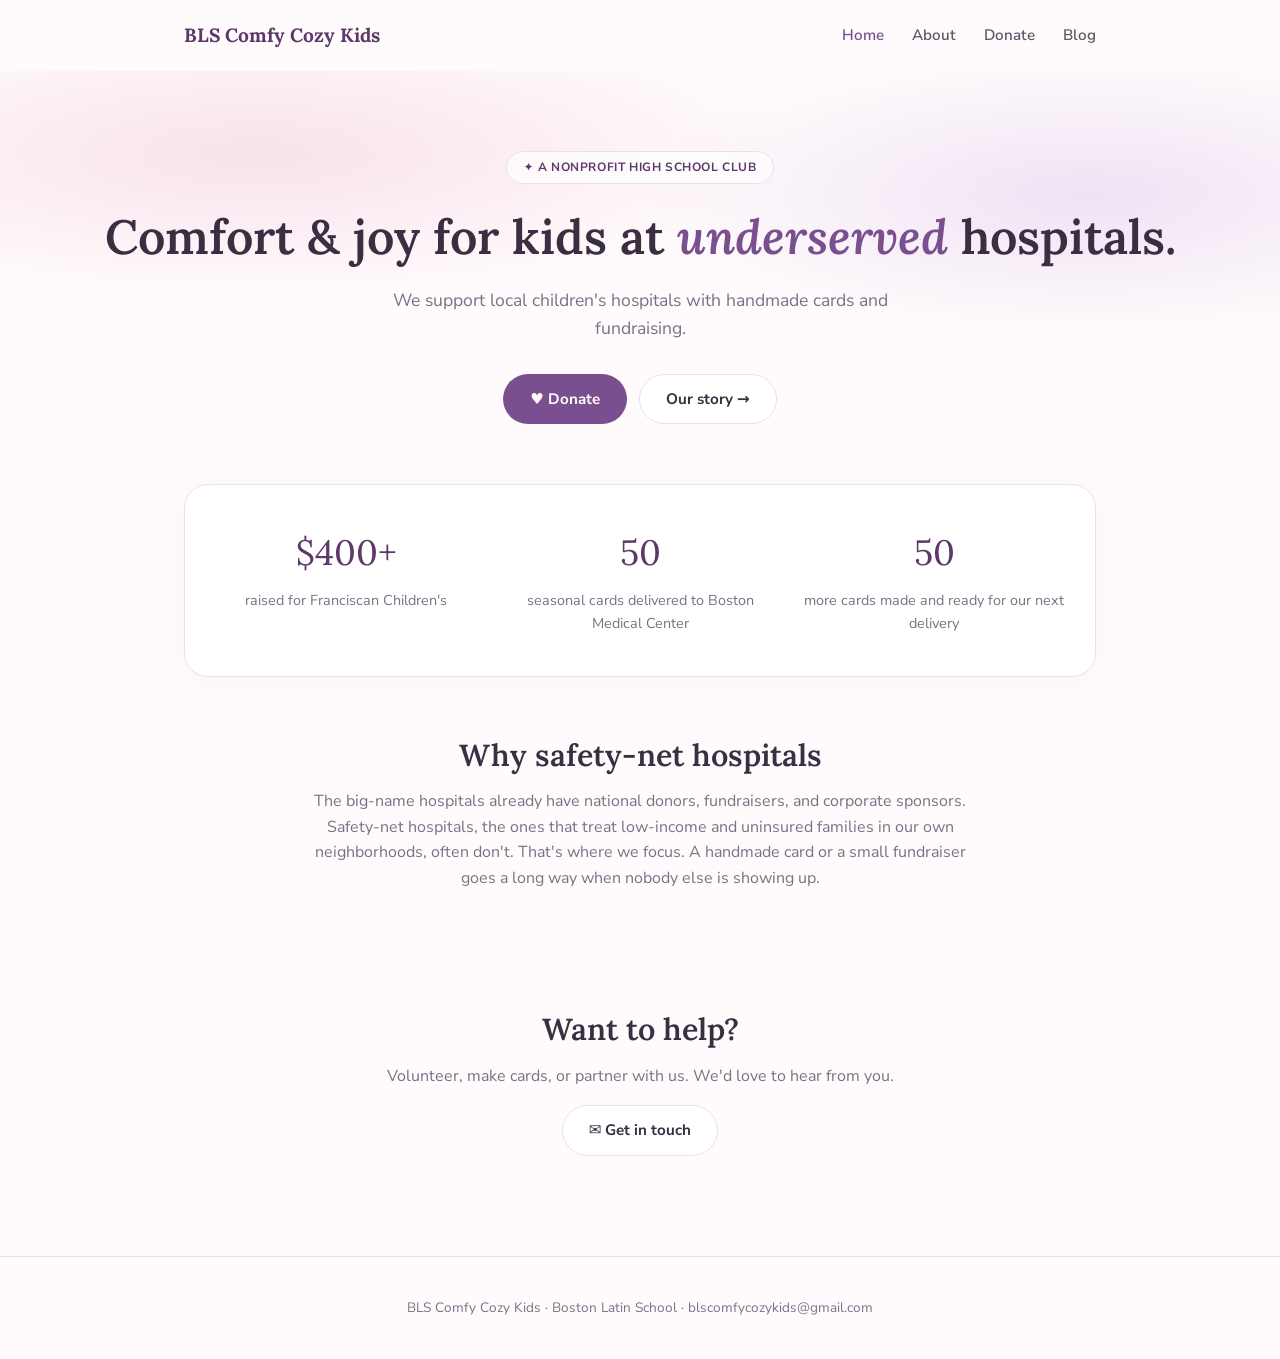
<file: index.html>
<!DOCTYPE html>
<html lang="en">
<head>
<meta charset="UTF-8">
<meta name="viewport" content="width=device-width, initial-scale=1.0">
<title>BLS Comfy Cozy Kids - Comfort & joy for kids at underserved hospitals</title>
<meta name="description" content="A high school nonprofit bringing handmade cards, fundraising, and care to children at safety-net hospitals in Boston.">
<link rel="stylesheet" href="style2.css">
</head>
<body>

<nav>
  <a class="logo" href="index.html">BLS Comfy Cozy Kids</a>
  <div class="links">
    <a href="index.html" class="active">Home</a>
    <a href="about2.html">About</a>
    <a href="donate2.html">Donate</a>
    <a href="blog2.html">Blog</a>
  </div>
</nav>

<section class="hero">
  <span class="eyebrow">✦ A nonprofit high school club</span>
  <h1>Comfort &amp; joy for kids at <em>underserved</em> hospitals.</h1>
  <p>We support local children's hospitals with handmade cards and fundraising.</p>
  <div class="hero-actions">
    <a href="donate2.html" class="btn btn-primary">♥ Donate</a>
    <a href="about2.html" class="btn btn-outline">Our story →</a>
  </div>
</section>

<section class="wrap">
  <div class="stats">
    <div class="stat">
      <div class="value">$400+</div>
      <div class="label">raised for Franciscan Children's</div>
    </div>
    <div class="stat">
      <div class="value">50</div>
      <div class="label">seasonal cards delivered to Boston Medical Center</div>
    </div>
    <div class="stat">
      <div class="value">50</div>
      <div class="label">more cards made and ready for our next delivery</div>
    </div>
  </div>
</section>

<section class="narrow">
  <h2 class="section-title">Why safety-net hospitals</h2>
  <p class="section-sub" style="margin-bottom:0;">
    The big-name hospitals already have national donors, fundraisers, and corporate sponsors.
    Safety-net hospitals, the ones that treat low-income and uninsured families in our own
    neighborhoods, often don't. That's where we focus. A handmade card or a small fundraiser goes a
    long way when nobody else is showing up.
  </p>
</section>

<section class="narrow cta-center">
  <h2 class="section-title">Want to help?</h2>
  <p>Volunteer, make cards, or partner with us. We'd love to hear from you.</p>
  <a href="mailto:blscomfycozykids@gmail.com" class="btn btn-outline">✉ Get in touch</a>
</section>

<footer>
  BLS Comfy Cozy Kids · Boston Latin School · <a href="mailto:blscomfycozykids@gmail.com">blscomfycozykids@gmail.com</a>
</footer>

</body>
</html>
</file>
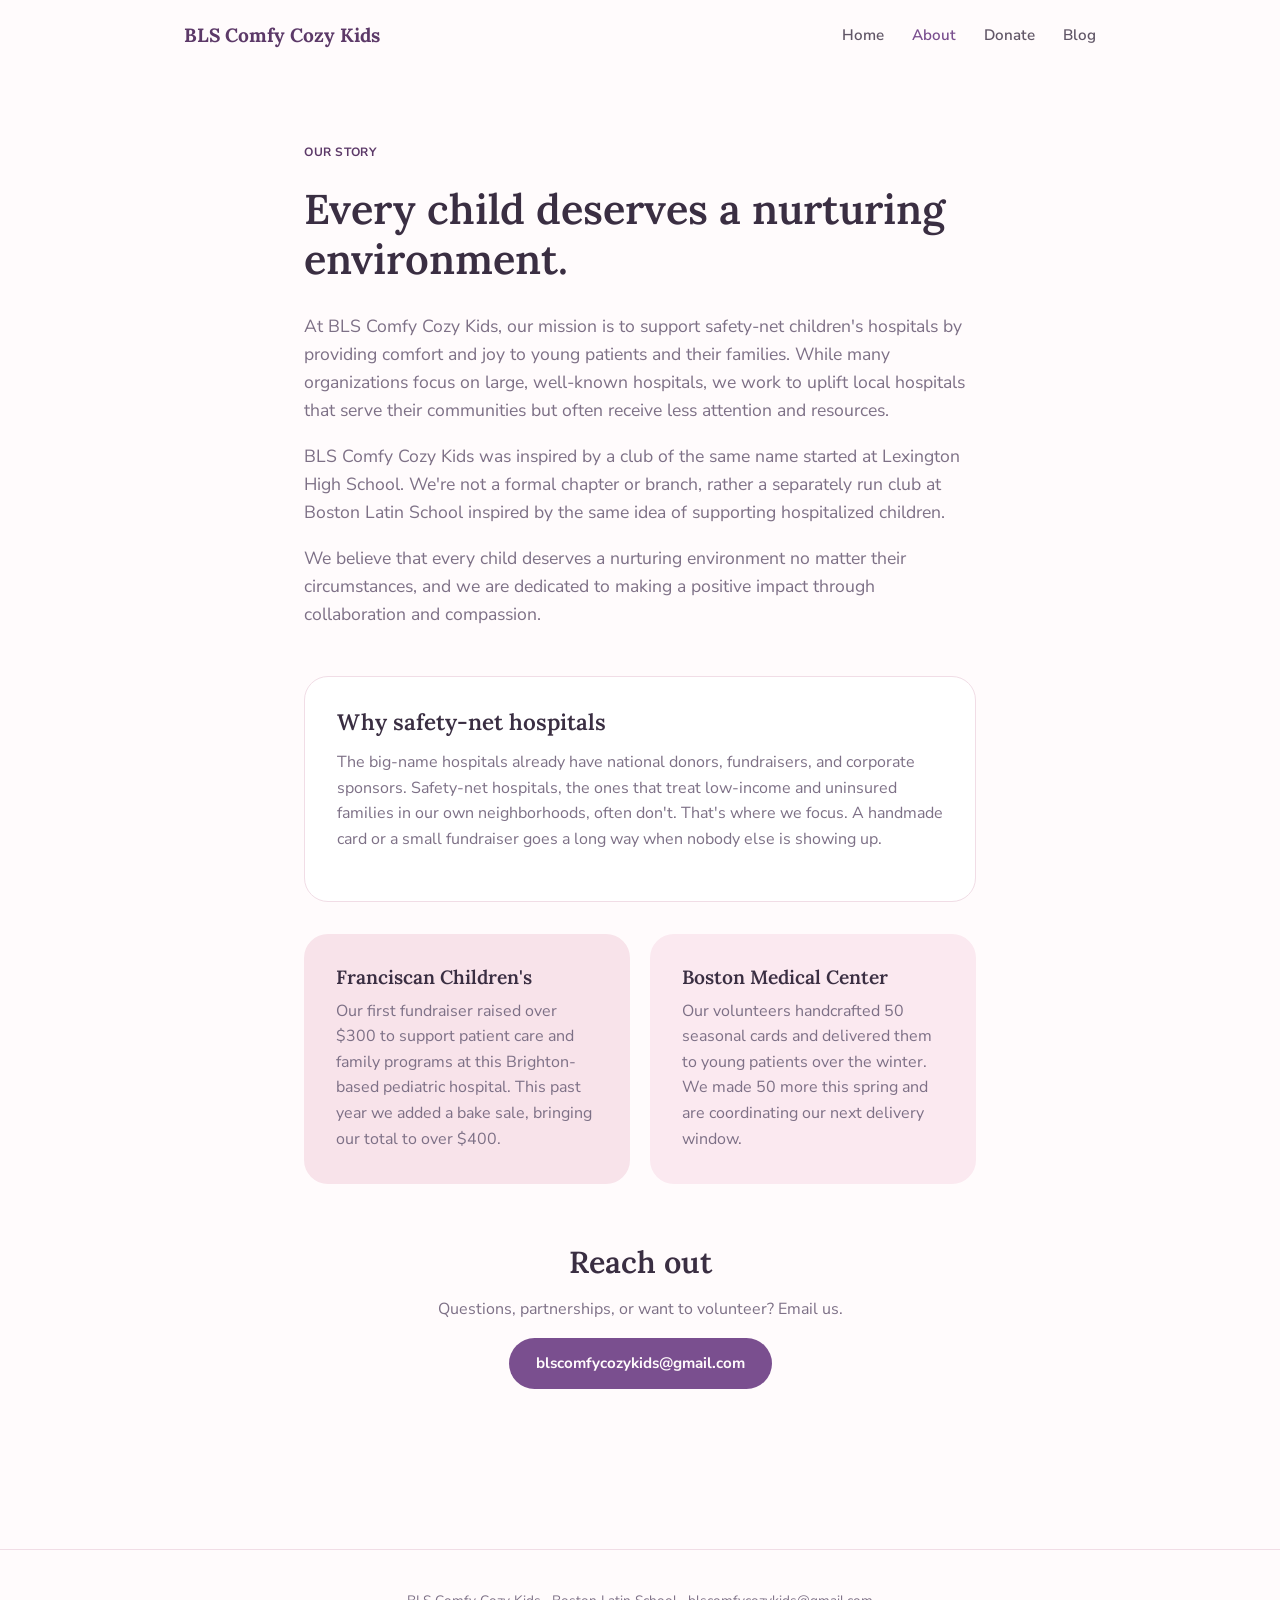
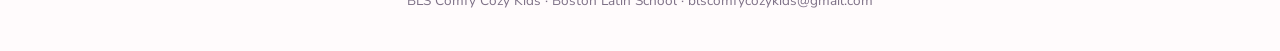
<file: about2.html>
<!DOCTYPE html>
<html lang="en">
<head>
<meta charset="UTF-8">
<meta name="viewport" content="width=device-width, initial-scale=1.0">
<title>About - BLS Comfy Cozy Kids</title>
<meta name="description" content="Our mission, why we focus on local safety-net hospitals, and what we've done so far.">
<link rel="stylesheet" href="style2.css">
</head>
<body>

<nav>
  <a class="logo" href="index.html">BLS Comfy Cozy Kids</a>
  <div class="links">
    <a href="index.html">Home</a>
    <a href="about2.html" class="active">About</a>
    <a href="donate2.html">Donate</a>
    <a href="blog2.html">Blog</a>
  </div>
</nav>

<section class="narrow">
  <p class="eyebrow" style="background:none;border:none;padding:0;">Our story</p>
  <h1 style="font-size:2.6rem;margin-top:10px;">Every child deserves a nurturing environment.</h1>

  <p style="margin-top:28px;color:var(--muted-foreground);font-size:1.1rem;">
    At BLS Comfy Cozy Kids, our mission is to support safety-net children's hospitals by providing
    comfort and joy to young patients and their families. While many organizations focus on large,
    well-known hospitals, we work to uplift local hospitals that serve their communities but often
    receive less attention and resources.
  </p>
  <p style="margin-top:16px;color:var(--muted-foreground);font-size:1.1rem;">
    BLS Comfy Cozy Kids was inspired by a club of the same name started at Lexington High School. 
    We're not a formal chapter or branch, rather a separately run club at Boston Latin 
    School inspired by the same idea of supporting hospitalized children.
  </p>
  <p style="margin-top:16px;color:var(--muted-foreground);font-size:1.1rem;">
    We believe that every child deserves a nurturing environment no matter their circumstances, and
    we are dedicated to making a positive impact through collaboration and compassion.
  </p>

  <div class="card-box" style="margin-top:48px;">
    <h2 style="font-size:1.4rem;">Why safety-net hospitals</h2>
    <p style="margin-top:14px;color:var(--muted-foreground);">
      The big-name hospitals already have national donors, fundraisers, and corporate sponsors.
      Safety-net hospitals, the ones that treat low-income and uninsured families in our own
      neighborhoods, often don't. That's where we focus. 
      A handmade card or a small fundraiser goes a long way when nobody else 
      is showing up.
    </p>
  </div>

  <div class="two-col" style="margin-top:32px;">
    <div class="card-box pink-card">
      <h3>Franciscan Children's</h3>
      <p>Our first fundraiser raised over $300 to support patient care and family programs at this Brighton-based pediatric hospital. This past year we added a bake sale, bringing our total to over $400.</p>
    </div>
    <div class="card-box lav-card">
      <h3>Boston Medical Center</h3>
      <p>Our volunteers handcrafted 50 seasonal cards and delivered them to young patients over the winter. We made 50 more this spring and are coordinating our next delivery window.</p>
    </div>
  </div>

  <section class="cta-center" style="padding-top:60px;">
    <h2 class="section-title">Reach out</h2>
    <p>Questions, partnerships, or want to volunteer? Email us.</p>
    <a href="mailto:blscomfycozykids@gmail.com" class="btn btn-primary">blscomfycozykids@gmail.com</a>
  </section>
</section>

<footer>
  BLS Comfy Cozy Kids · Boston Latin School · <a href="mailto:blscomfycozykids@gmail.com">blscomfycozykids@gmail.com</a>
</footer>

</body>
</html>
</file>
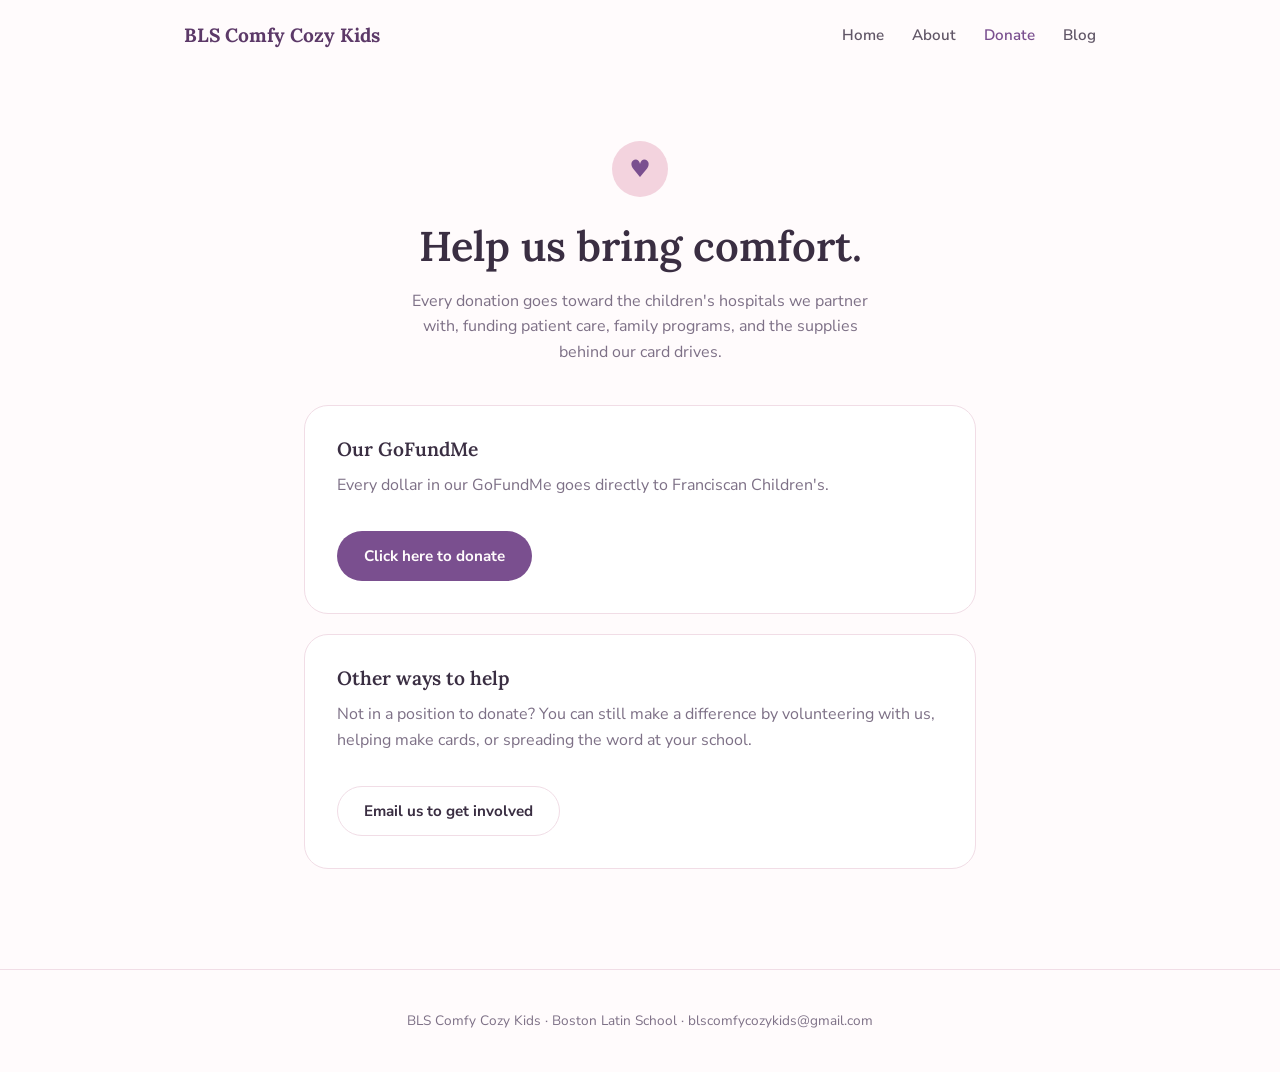
<file: donate2.html>
<!DOCTYPE html>
<html lang="en">
<head>
<meta charset="UTF-8">
<meta name="viewport" content="width=device-width, initial-scale=1.0">
<title>Donate - BLS Comfy Cozy Kids</title>
<meta name="description" content="Support underserved children's hospitals in the Boston area.">
<link rel="stylesheet" href="style2.css">
</head>
<body>

<nav>
  <a class="logo" href="index.html">BLS Comfy Cozy Kids</a>
  <div class="links">
    <a href="index.html">Home</a>
    <a href="about2.html">About</a>
    <a href="donate2.html" class="active">Donate</a>
    <a href="blog2.html">Blog</a>
  </div>
</nav>

<section class="narrow cta-center" style="padding-top:70px;">
  <span style="display:inline-flex;height:56px;width:56px;align-items:center;justify-content:center;border-radius:999px;background:var(--accent);color:var(--primary);font-size:1.5rem;">♥</span>
  <h1 style="font-size:2.6rem;margin-top:24px;">Help us bring comfort.</h1>
  <p style="max-width:480px;margin:18px auto 0;">
    Every donation goes toward the children's hospitals we partner with, funding patient care,
    family programs, and the supplies behind our card drives.
  </p>

  <div class="card-box" style="margin-top:40px;text-align:left;">
    <h2 style="font-size:1.2rem;">Our GoFundMe</h2>
    <p style="margin-top:12px;color:var(--muted-foreground);">
      Every dollar in our GoFundMe goes directly to Franciscan Children's. 
    </p>
    <a href="https://www.gofundme.com/f/bring-comfort-to-hospitalized-children" class="btn btn-primary" style="margin-top:16px;">Click here to donate</a>
  </div>

  <div class="card-box" style="margin-top:20px;text-align:left;">
    <h2 style="font-size:1.2rem;">Other ways to help</h2>
    <p style="margin-top:12px;color:var(--muted-foreground);">
      Not in a position to donate? You can still make a difference by volunteering with us,
      helping make cards, or spreading the word at your school.
    </p>
    <a href="mailto:blscomfycozykids@gmail.com?subject=I'd%20like%20to%20help" class="btn btn-outline" style="margin-top:16px;">Email us to get involved</a>
  </div>
</section>

<footer>
  BLS Comfy Cozy Kids · Boston Latin School · <a href="mailto:blscomfycozykids@gmail.com">blscomfycozykids@gmail.com</a>
</footer>

</body>
</html>
</file>
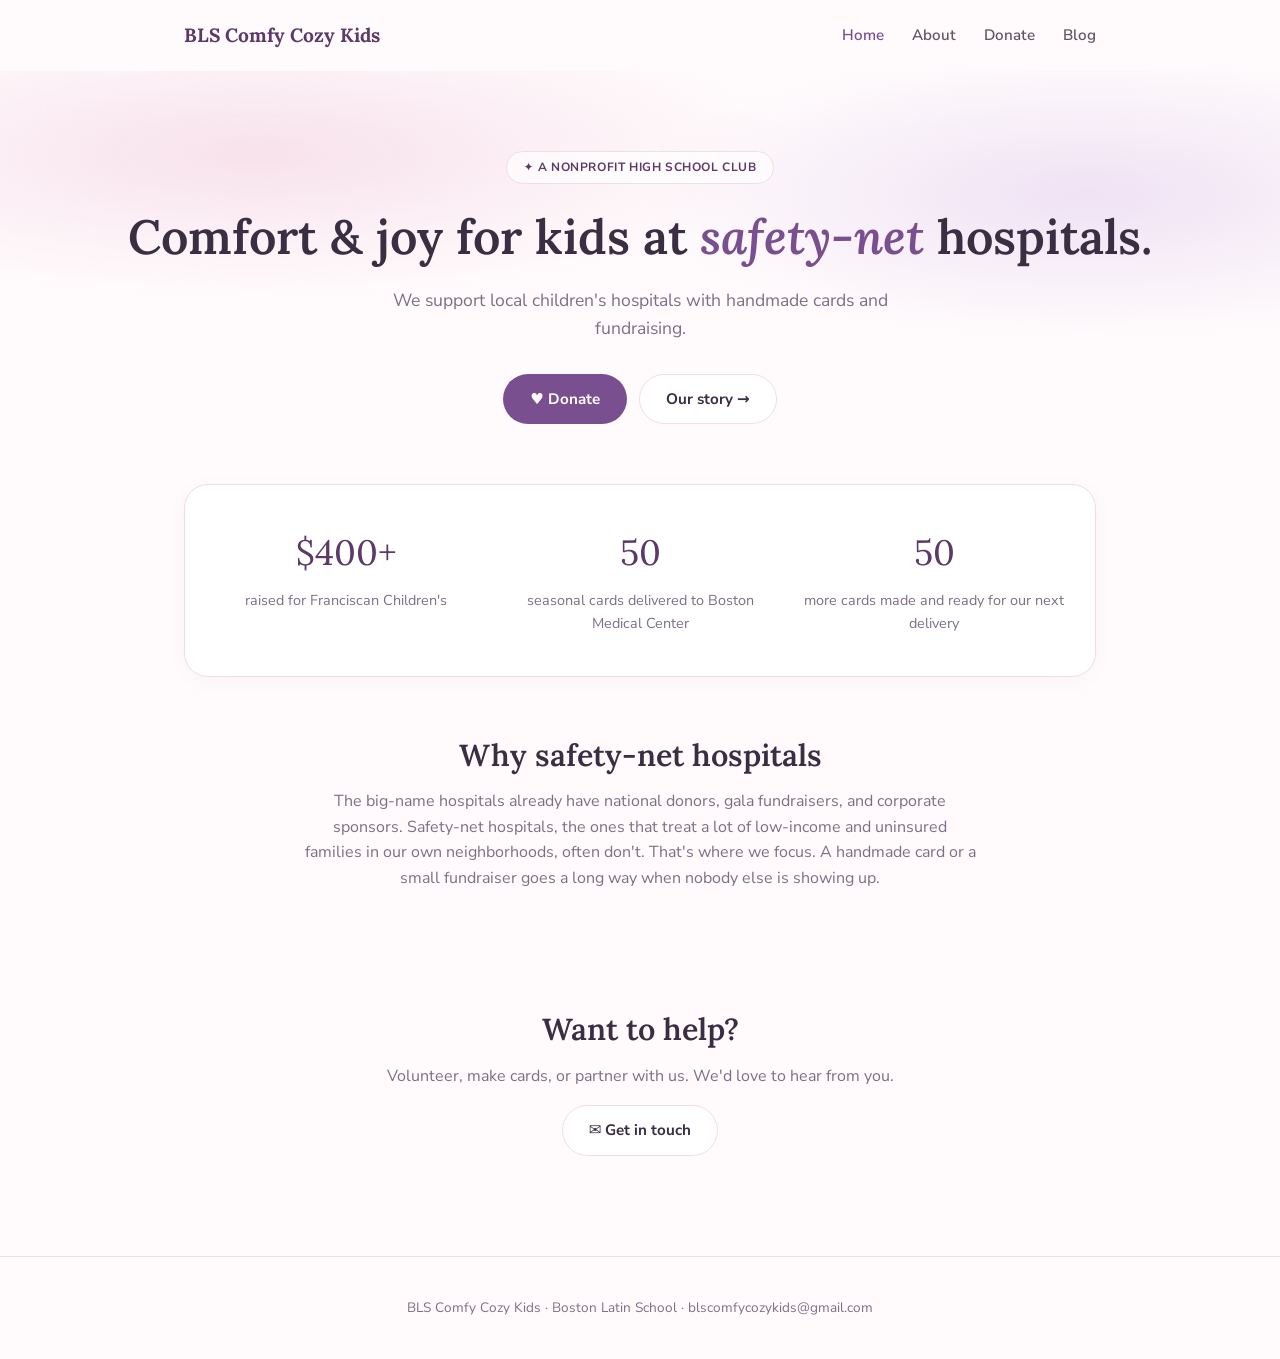
<file: index2.html>
<!DOCTYPE html>
<html lang="en">
<head>
<meta charset="UTF-8">
<meta name="viewport" content="width=device-width, initial-scale=1.0">
<title>BLS Comfy Cozy Kids - Comfort & joy for kids at safety-net hospitals</title>
<meta name="description" content="A high school nonprofit bringing handmade cards, fundraising, and care to children at safety-net hospitals in Boston.">
<link rel="stylesheet" href="style2.css">
</head>
<body>

<nav>
  <a class="logo" href="index2.html">BLS Comfy Cozy Kids</a>
  <div class="links">
    <a href="index2.html" class="active">Home</a>
    <a href="about2.html">About</a>
    <a href="donate2.html">Donate</a>
    <a href="blog2.html">Blog</a>
  </div>
</nav>

<section class="hero">
  <span class="eyebrow">✦ A nonprofit high school club</span>
  <h1>Comfort &amp; joy for kids at <em>safety-net</em> hospitals.</h1>
  <p>We support local children's hospitals with handmade cards and fundraising.</p>
  <div class="hero-actions">
    <a href="donate2.html" class="btn btn-primary">♥ Donate</a>
    <a href="about2.html" class="btn btn-outline">Our story →</a>
  </div>
</section>

<section class="wrap">
  <div class="stats">
    <div class="stat">
      <div class="value">$400+</div>
      <div class="label">raised for Franciscan Children's</div>
    </div>
    <div class="stat">
      <div class="value">50</div>
      <div class="label">seasonal cards delivered to Boston Medical Center</div>
    </div>
    <div class="stat">
      <div class="value">50</div>
      <div class="label">more cards made and ready for our next delivery</div>
    </div>
  </div>
</section>

<section class="narrow">
  <h2 class="section-title">Why safety-net hospitals</h2>
  <p class="section-sub" style="margin-bottom:0;">
    The big-name hospitals already have national donors, gala fundraisers, and corporate sponsors.
    Safety-net hospitals, the ones that treat a lot of low-income and uninsured families in our own
    neighborhoods, often don't. That's where we focus. A handmade card or a small fundraiser goes a
    long way when nobody else is showing up.
  </p>
</section>

<section class="narrow cta-center">
  <h2 class="section-title">Want to help?</h2>
  <p>Volunteer, make cards, or partner with us. We'd love to hear from you.</p>
  <a href="mailto:blscomfycozykids@gmail.com" class="btn btn-outline">✉ Get in touch</a>
</section>

<footer>
  BLS Comfy Cozy Kids · Boston Latin School · <a href="mailto:blscomfycozykids@gmail.com">blscomfycozykids@gmail.com</a>
</footer>

</body>
</html>
</file>
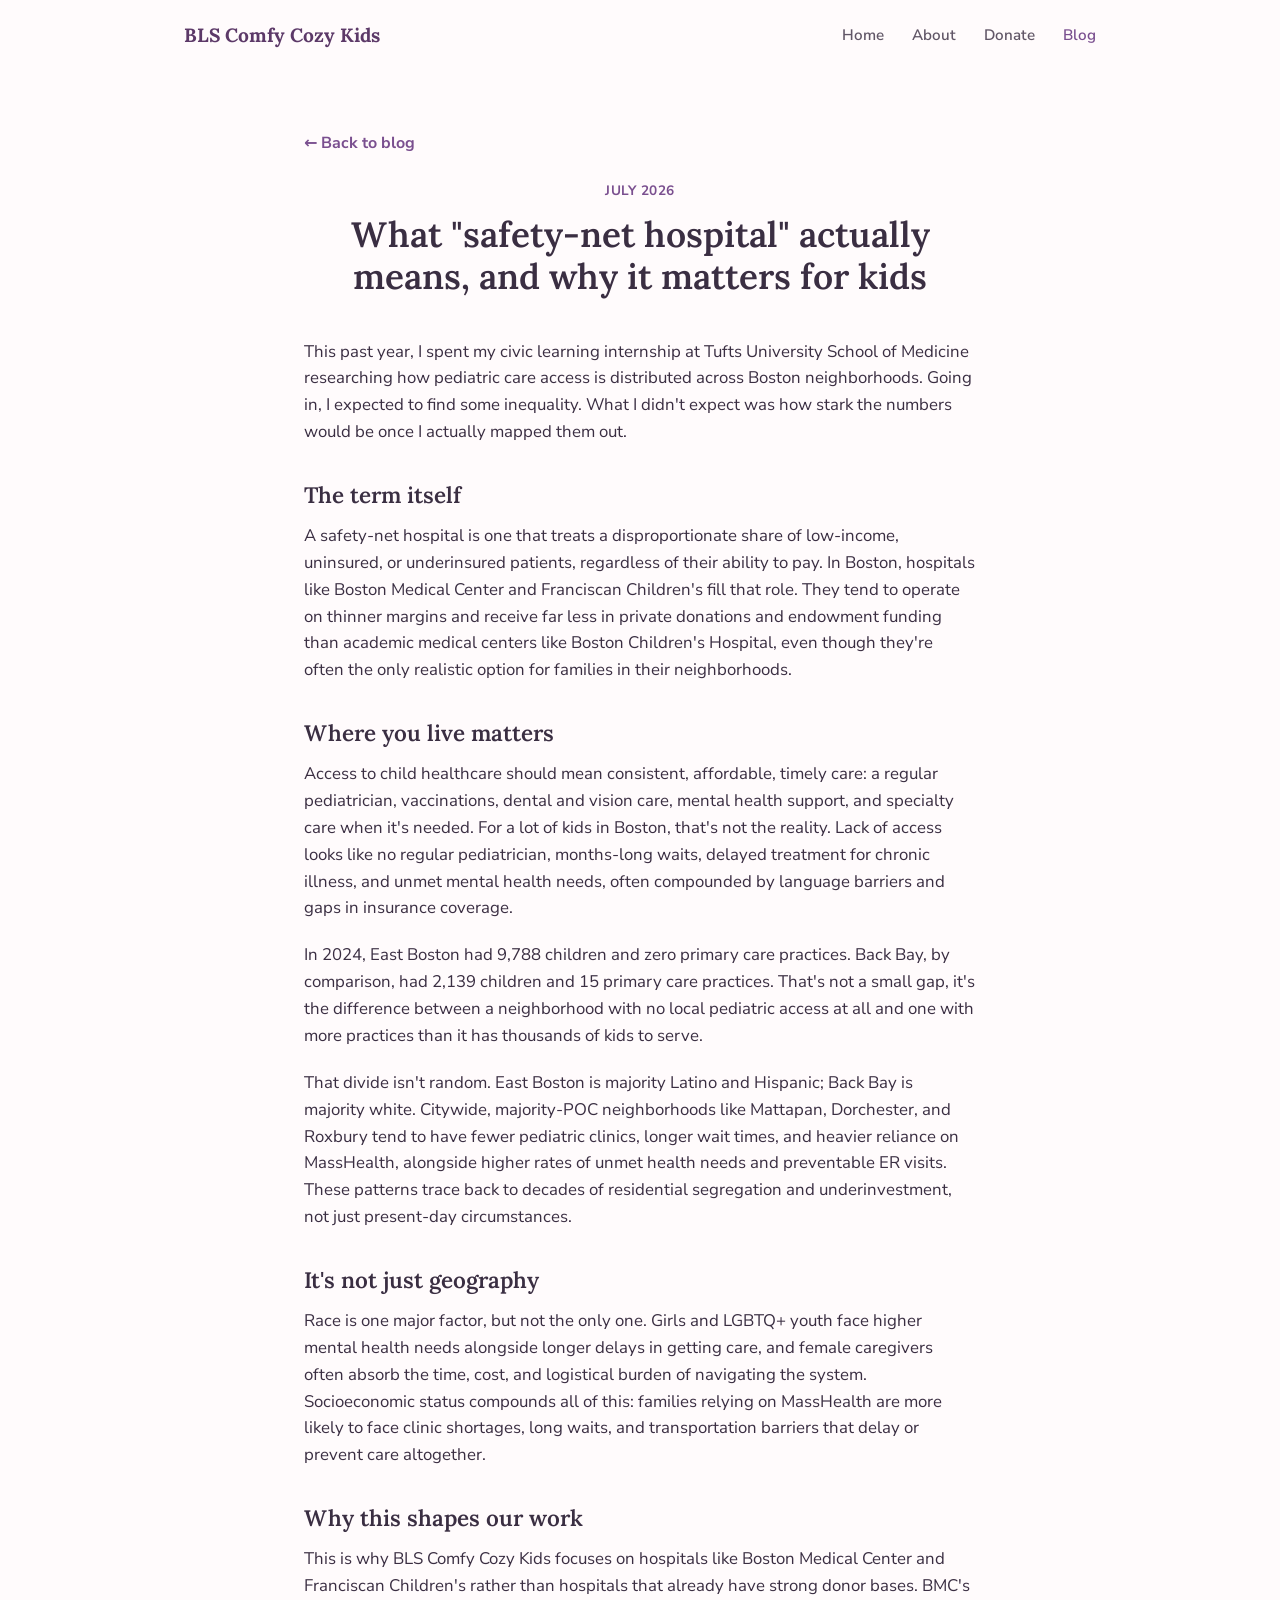
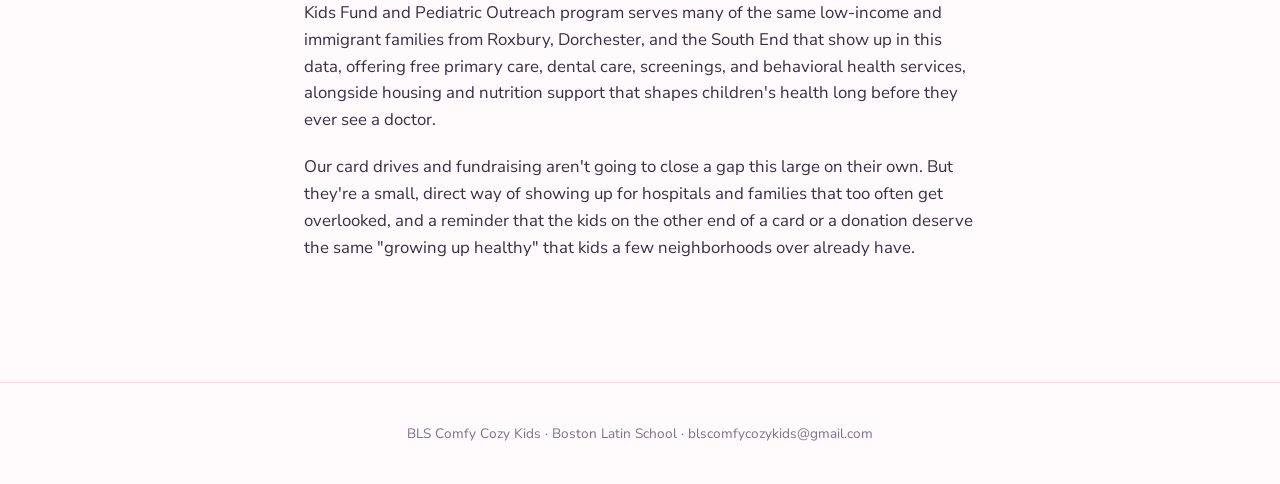
<file: safety-net-hospitals.html>
<!DOCTYPE html>
<html lang="en">
<head>
<meta charset="UTF-8">
<meta name="viewport" content="width=device-width, initial-scale=1.0">
<title>What "safety-net hospital" actually means - BLS Comfy Cozy Kids</title>
<meta name="description" content="A look at the gap in pediatric care access across Boston neighborhoods.">
<link rel="stylesheet" href="../style2.css">
</head>
<body>

<nav>
  <a class="logo" href="../index.html">BLS Comfy Cozy Kids</a>
  <div class="links">
    <a href="../index.html">Home</a>
    <a href="../about2.html">About</a>
    <a href="../donate2.html">Donate</a>
    <a href="../blog2.html" class="active">Blog</a>
  </div>
</nav>

<section class="narrow">
  <a class="back-link" href="../blog2.html">&larr; Back to blog</a>

  <div class="post-header">
    <div class="post-date">July 2026</div>
    <h1>What "safety-net hospital" actually means, and why it matters for kids</h1>
  </div>

  <div class="post-body">
    <p>
      This past year, I spent my civic learning internship at Tufts University School of Medicine
      researching how pediatric care access is distributed across Boston neighborhoods. Going in, I
      expected to find some inequality. What I didn't expect was how stark the numbers would be
      once I actually mapped them out.
    </p>

    <h2>The term itself</h2>
    <p>
      A safety-net hospital is one that treats a disproportionate share of low-income, uninsured, or
      underinsured patients, regardless of their ability to pay. In Boston, hospitals like Boston
      Medical Center and Franciscan Children's fill that role. They tend to operate on thinner margins
      and receive far less in private donations and endowment funding than academic medical centers
      like Boston Children's Hospital, even though they're often the only realistic option for
      families in their neighborhoods.
    </p>

    <h2>Where you live matters</h2>
    <p>
      Access to child healthcare should mean consistent, affordable, timely care: a regular
      pediatrician, vaccinations, dental and vision care, mental health support, and specialty care
      when it's needed. For a lot of kids in Boston, that's not the reality. Lack of access looks like
      no regular pediatrician, months-long waits, delayed treatment for chronic illness, and unmet
      mental health needs, often compounded by language barriers and gaps in insurance coverage.
    </p>
    <p>
      In 2024, East Boston had 9,788 children and zero primary care practices. Back Bay, by
      comparison, had 2,139 children and 15 primary care practices. That's not a small gap, it's the
      difference between a neighborhood with no local pediatric access at all and one with more
      practices than it has thousands of kids to serve.
    </p>
    <p>
      That divide isn't random. East Boston is majority Latino and Hispanic; Back Bay is majority
      white. Citywide, majority-POC neighborhoods like Mattapan, Dorchester, and Roxbury tend to have
      fewer pediatric clinics, longer wait times, and heavier reliance on MassHealth, alongside higher
      rates of unmet health needs and preventable ER visits. These patterns trace back to decades of
      residential segregation and underinvestment, not just present-day circumstances.
    </p>

    <h2>It's not just geography</h2>
    <p>
      Race is one major factor, but not the only one. Girls and LGBTQ+ youth face higher mental health
      needs alongside longer delays in getting care, and female caregivers often absorb the time, cost,
      and logistical burden of navigating the system. Socioeconomic status compounds all of this:
      families relying on MassHealth are more likely to face clinic shortages, long waits, and
      transportation barriers that delay or prevent care altogether.
    </p>

    <h2>Why this shapes our work</h2>
    <p>
      This is why BLS Comfy Cozy Kids focuses on hospitals like Boston Medical Center and Franciscan
      Children's rather than hospitals that already have strong donor bases. BMC's Kids Fund and
      Pediatric Outreach program serves many of the same low-income and immigrant families from
      Roxbury, Dorchester, and the South End that show up in this data, offering free primary care,
      dental care, screenings, and behavioral health services, alongside housing and nutrition support
      that shapes children's health long before they ever see a doctor.
    </p>
    <p>
      Our card drives and fundraising aren't going to close a gap this large on their own. But they're
      a small, direct way of showing up for hospitals and families that too often get overlooked, and
      a reminder that the kids on the other end of a card or a donation deserve the same "growing up
      healthy" that kids a few neighborhoods over already have.
    </p>
  </div>
</section>

<footer>
  BLS Comfy Cozy Kids · Boston Latin School · <a href="mailto:blscomfycozykids@gmail.com">blscomfycozykids@gmail.com</a>
</footer>

</body>
</html>
</file>
<file: style2.css>
@import url('https://fonts.googleapis.com/css2?family=Lora:ital,wght@0,500;0,600;0,700;1,500&family=Nunito+Sans:wght@400;600;700;800&display=swap');

:root {
  --background: #fffbfc;
  --foreground: #3a2e42;
  --card: #ffffff;
  --primary: #7a4f8f;
  --primary-foreground: #fffbfc;
  --secondary: #fbe9f0;
  --muted-foreground: #7d7086;
  --accent: #f3d3de;
  --border: #f1dde6;
  --blush: #f8e3ea;
  --cream: #fffaf2;
  --plum: #5c3968;
  --radius: 1rem;
}

* { box-sizing: border-box; }

html, body {
  margin: 0;
  padding: 0;
  background: var(--background);
  color: var(--foreground);
  font-family: 'Nunito Sans', system-ui, sans-serif;
  line-height: 1.6;
}

h1, h2, h3 {
  font-family: 'Lora', Georgia, serif;
  font-weight: 600;
  line-height: 1.2;
  margin: 0;
}

a { color: inherit; text-decoration: none; }

.wrap { max-width: 960px; margin: 0 auto; padding: 0 24px; }

/* NAV */
nav {
  display: flex;
  align-items: center;
  justify-content: space-between;
  padding: 20px 24px;
  max-width: 960px;
  margin: 0 auto;
}
nav .logo {
  font-family: 'Lora', serif;
  font-weight: 700;
  font-size: 1.2rem;
  color: var(--plum);
}
nav .links { display: flex; gap: 28px; font-weight: 600; font-size: 0.95rem; }
nav .links a { color: var(--foreground); opacity: 0.8; transition: opacity 0.15s; }
nav .links a:hover, nav .links a.active { opacity: 1; color: var(--primary); }

/* HERO */
.hero {
  text-align: center;
  padding: 80px 24px 60px;
  background: radial-gradient(60% 50% at 20% 20%, rgba(240,200,220,0.5), transparent 70%),
              radial-gradient(50% 50% at 85% 30%, rgba(210,180,230,0.35), transparent 70%);
}
.eyebrow {
  display: inline-flex;
  align-items: center;
  gap: 6px;
  border: 1px solid var(--border);
  background: rgba(255,255,255,0.7);
  padding: 6px 16px;
  border-radius: 999px;
  font-size: 0.75rem;
  font-weight: 700;
  text-transform: uppercase;
  letter-spacing: 0.05em;
  color: var(--plum);
}
.hero h1 { font-size: 3rem; margin-top: 24px; }
.hero h1 em { color: var(--primary); font-style: italic; }
.hero p { max-width: 560px; margin: 20px auto 0; color: var(--muted-foreground); font-size: 1.1rem; }
.hero-actions { display: flex; justify-content: center; gap: 12px; margin-top: 32px; flex-wrap: wrap; }

.btn {
  display: inline-flex;
  align-items: center;
  gap: 8px;
  padding: 12px 26px;
  border-radius: 999px;
  font-weight: 700;
  font-size: 0.95rem;
  cursor: pointer;
  border: 1px solid transparent;
}
.btn-primary { background: var(--primary); color: var(--primary-foreground); }
.btn-primary:hover { opacity: 0.9; }
.btn-outline { background: var(--card); border-color: var(--border); color: var(--foreground); }
.btn-outline:hover { background: var(--secondary); }

/* STATS */
.stats {
  display: grid;
  grid-template-columns: repeat(3, 1fr);
  gap: 20px;
  background: var(--card);
  border: 1px solid var(--border);
  border-radius: 24px;
  padding: 40px 24px;
  box-shadow: 0 4px 20px rgba(90, 50, 90, 0.04);
}
.stats .stat { text-align: center; }
.stats .stat .value { font-family: 'Lora', serif; font-size: 2.2rem; color: var(--plum); }
.stats .stat .label { margin-top: 8px; font-size: 0.9rem; color: var(--muted-foreground); }

/* SECTIONS */
section { padding: 60px 24px; }
section.narrow { max-width: 720px; margin: 0 auto; }
.section-title { font-size: 1.9rem; text-align: center; margin-bottom: 8px; }
.section-sub { text-align: center; color: var(--muted-foreground); margin-bottom: 32px; }

.card-box {
  background: var(--card);
  border: 1px solid var(--border);
  border-radius: 24px;
  padding: 32px;
}

.two-col { display: grid; grid-template-columns: 1fr 1fr; gap: 20px; }
.two-col .card-box h3 { font-size: 1.2rem; margin-bottom: 10px; }
.two-col .card-box p { color: var(--muted-foreground); margin: 0; }
.pink-card { background: var(--blush); border: none; }
.lav-card { background: var(--secondary); border: none; }

.cta-center { text-align: center; }
.cta-center p { color: var(--muted-foreground); }

footer {
  text-align: center;
  padding: 40px 24px;
  color: var(--muted-foreground);
  font-size: 0.85rem;
  border-top: 1px solid var(--border);
  margin-top: 40px;
}

@media (max-width: 640px) {
  .hero h1 { font-size: 2.2rem; }
  .stats { grid-template-columns: 1fr; }
  .two-col { grid-template-columns: 1fr; }
  nav .links { gap: 16px; font-size: 0.85rem; }
}

/* BLOG */
.post-list { display: flex; flex-direction: column; gap: 20px; }
.post-preview {
  background: var(--card);
  border: 1px solid var(--border);
  border-radius: 20px;
  padding: 28px;
  display: block;
}
.post-preview .post-date { font-size: 0.8rem; color: var(--primary); font-weight: 700; text-transform: uppercase; letter-spacing: 0.04em; }
.post-preview h3 { font-size: 1.25rem; margin-top: 8px; }
.post-preview p { color: var(--muted-foreground); margin-top: 8px; margin-bottom: 0; }

.post-header { text-align: center; margin-bottom: 40px; }
.post-header .post-date { font-size: 0.85rem; color: var(--primary); font-weight: 700; text-transform: uppercase; letter-spacing: 0.04em; }
.post-header h1 { font-size: 2.2rem; margin-top: 12px; }

.post-body { color: var(--foreground); font-size: 1.05rem; }
.post-body p { margin: 0 0 20px; }
.post-body h2 { font-size: 1.4rem; margin: 36px 0 14px; }
.post-body .callout {
  background: var(--secondary);
  border-radius: 16px;
  padding: 20px 24px;
  margin: 24px 0;
  font-size: 0.95rem;
  color: var(--plum);
}
.back-link { display: inline-block; margin-bottom: 24px; font-weight: 700; color: var(--primary); }
</file>
